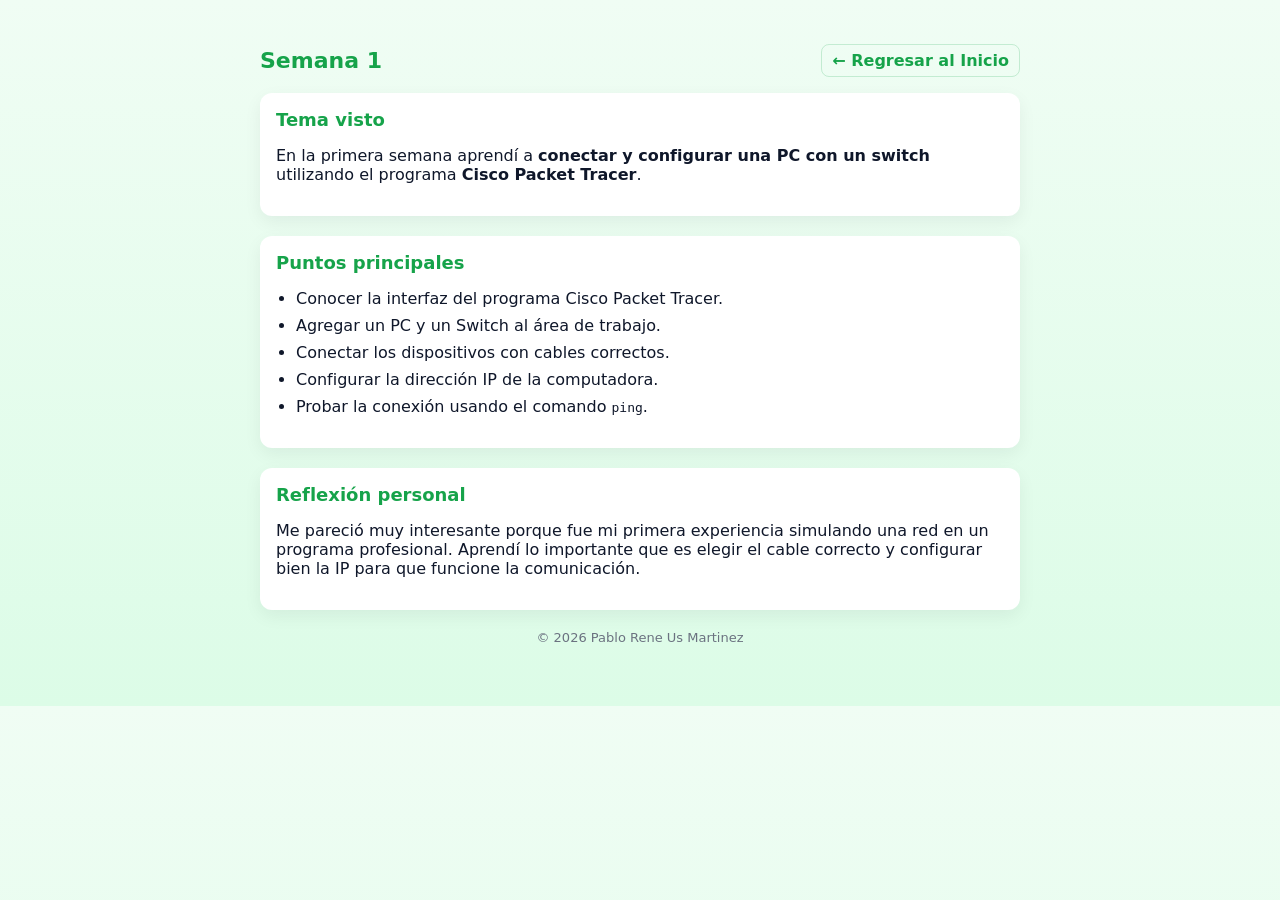
<file: semana1.html>
<!doctype html>
<html lang="es">
<head>
  <meta charset="utf-8" />
  <meta name="viewport" content="width=device-width, initial-scale=1" />
  <title>Semana 1 - Conexión de PC y Switch</title>
  <link rel="stylesheet" href="semana1.css">
</head>
<body>
  <div class="wrap">
    <header class="header">
      <h1>Semana 1</h1>
      <nav>
        <a href="index.html">← Regresar al Inicio</a>
      </nav>
    </header>

    <main>
      <section class="card">
        <h2>Tema visto</h2>
        <p>
          En la primera semana aprendí a <strong>conectar y configurar una PC con un switch</strong> 
          utilizando el programa <strong>Cisco Packet Tracer</strong>.
        </p>
      </section>

      <section class="card">
        <h2>Puntos principales</h2>
        <ul>
          <li>Conocer la interfaz del programa Cisco Packet Tracer.</li>
          <li>Agregar un PC y un Switch al área de trabajo.</li>
          <li>Conectar los dispositivos con cables correctos.</li>
          <li>Configurar la dirección IP de la computadora.</li>
          <li>Probar la conexión usando el comando <code>ping</code>.</li>
        </ul>
      </section>

      <section class="card">
        <h2>Reflexión personal</h2>
        <p>
          Me pareció muy interesante porque fue mi primera experiencia 
          simulando una red en un programa profesional. 
          Aprendí lo importante que es elegir el cable correcto y configurar bien la IP para que funcione la comunicación.
        </p>
      </section>
    </main>

    <footer>
      <p>© <span id="year"></span> Pablo Rene Us Martinez</p>
    </footer>
  </div>

  <script>
    document.getElementById('year').textContent = new Date().getFullYear();
  </script>
</body>
</html>
</file>
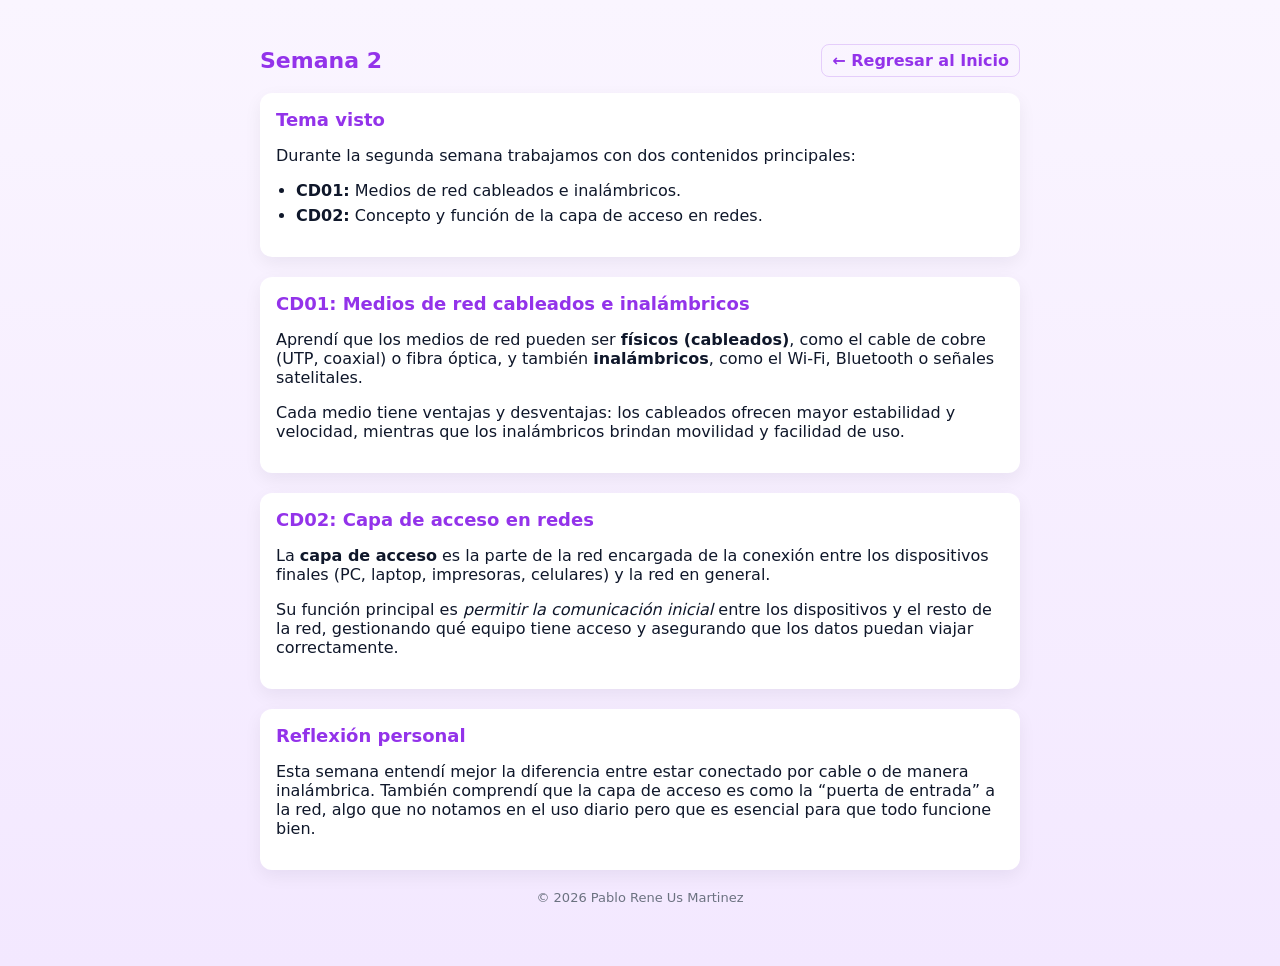
<file: semana2.html>
<!doctype html>
<html lang="es">
<head>
  <meta charset="utf-8" />
  <meta name="viewport" content="width=device-width, initial-scale=1" />
  <title>Semana 2 - Medios de Red y Capa de Acceso</title>
  <link rel="stylesheet" href="semana2.css">
</head>
<body>
  <div class="wrap">
    <header class="header">
      <h1>Semana 2</h1>
      <nav>
        <a href="index.html">← Regresar al Inicio</a>
      </nav>
    </header>

    <main>
      <section class="card">
        <h2>Tema visto</h2>
        <p>
          Durante la segunda semana trabajamos con dos contenidos principales:
        </p>
        <ul>
          <li><strong>CD01:</strong> Medios de red cableados e inalámbricos.</li>
          <li><strong>CD02:</strong> Concepto y función de la capa de acceso en redes.</li>
        </ul>
      </section>

      <section class="card">
        <h2>CD01: Medios de red cableados e inalámbricos</h2>
        <p>
          Aprendí que los medios de red pueden ser <strong>físicos (cableados)</strong>, como el cable 
          de cobre (UTP, coaxial) o fibra óptica, y también <strong>inalámbricos</strong>, como el Wi-Fi, 
          Bluetooth o señales satelitales.  
        </p>
        <p>
          Cada medio tiene ventajas y desventajas: los cableados ofrecen mayor estabilidad y velocidad, 
          mientras que los inalámbricos brindan movilidad y facilidad de uso.
        </p>
      </section>

      <section class="card">
        <h2>CD02: Capa de acceso en redes</h2>
        <p>
          La <strong>capa de acceso</strong> es la parte de la red encargada de la conexión entre los 
          dispositivos finales (PC, laptop, impresoras, celulares) y la red en general. 
        </p>
        <p>
          Su función principal es <em>permitir la comunicación inicial</em> entre los dispositivos y el resto de la red, 
          gestionando qué equipo tiene acceso y asegurando que los datos puedan viajar correctamente.
        </p>
      </section>

      <section class="card">
        <h2>Reflexión personal</h2>
        <p>
          Esta semana entendí mejor la diferencia entre estar conectado por cable o de manera inalámbrica. 
          También comprendí que la capa de acceso es como la “puerta de entrada” a la red, 
          algo que no notamos en el uso diario pero que es esencial para que todo funcione bien.
        </p>
      </section>
    </main>

    <footer>
      <p>© <span id="year"></span> Pablo Rene Us Martinez</p>
    </footer>
  </div>

  <script>
    document.getElementById('year').textContent = new Date().getFullYear();
  </script>
</body>
</html>
</file>
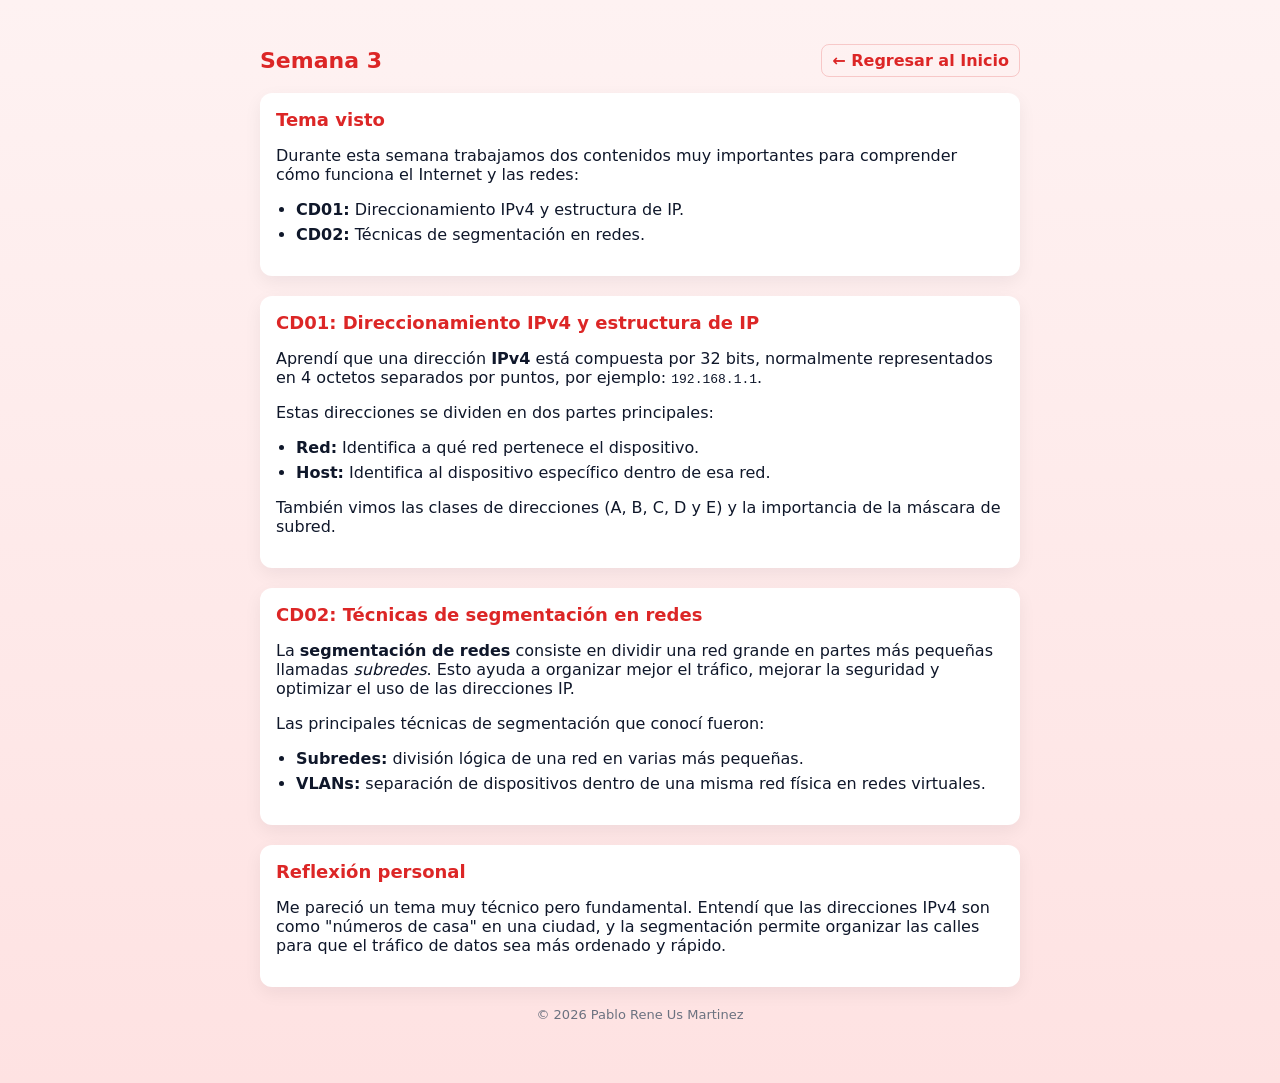
<file: semana3.html>
<!doctype html>
<html lang="es">
<head>
  <meta charset="utf-8" />
  <meta name="viewport" content="width=device-width, initial-scale=1" />
  <title>Semana 3 - Direccionamiento IPv4 y Segmentación</title>
  <link rel="stylesheet" href="semana3.css">
</head>
<body>
  <div class="wrap">
    <header class="header">
      <h1>Semana 3</h1>
      <nav>
        <a href="index.html">← Regresar al Inicio</a>
      </nav>
    </header>

    <main>
      <section class="card">
        <h2>Tema visto</h2>
        <p>
          Durante esta semana trabajamos dos contenidos muy importantes para comprender cómo funciona el Internet y las redes:
        </p>
        <ul>
          <li><strong>CD01:</strong> Direccionamiento IPv4 y estructura de IP.</li>
          <li><strong>CD02:</strong> Técnicas de segmentación en redes.</li>
        </ul>
      </section>

      <section class="card">
        <h2>CD01: Direccionamiento IPv4 y estructura de IP</h2>
        <p>
          Aprendí que una dirección <strong>IPv4</strong> está compuesta por 32 bits, 
          normalmente representados en 4 octetos separados por puntos, por ejemplo: <code>192.168.1.1</code>.
        </p>
        <p>
          Estas direcciones se dividen en dos partes principales:
        </p>
        <ul>
          <li><strong>Red:</strong> Identifica a qué red pertenece el dispositivo.</li>
          <li><strong>Host:</strong> Identifica al dispositivo específico dentro de esa red.</li>
        </ul>
        <p>
          También vimos las clases de direcciones (A, B, C, D y E) y la importancia de la máscara de subred.
        </p>
      </section>

      <section class="card">
        <h2>CD02: Técnicas de segmentación en redes</h2>
        <p>
          La <strong>segmentación de redes</strong> consiste en dividir una red grande en partes más pequeñas llamadas <em>subredes</em>. 
          Esto ayuda a organizar mejor el tráfico, mejorar la seguridad y optimizar el uso de las direcciones IP.
        </p>
        <p>
          Las principales técnicas de segmentación que conocí fueron:
        </p>
        <ul>
          <li><strong>Subredes:</strong> división lógica de una red en varias más pequeñas.</li>
          <li><strong>VLANs:</strong> separación de dispositivos dentro de una misma red física en redes virtuales.</li>
        </ul>
      </section>

      <section class="card">
        <h2>Reflexión personal</h2>
        <p>
          Me pareció un tema muy técnico pero fundamental. 
          Entendí que las direcciones IPv4 son como "números de casa" en una ciudad, 
          y la segmentación permite organizar las calles para que el tráfico de datos sea más ordenado y rápido.
        </p>
      </section>
    </main>

    <footer>
      <p>© <span id="year"></span> Pablo Rene Us Martinez</p>
    </footer>
  </div>

  <script>
    document.getElementById('year').textContent = new Date().getFullYear();
  </script>
</body>
</html>
</file>
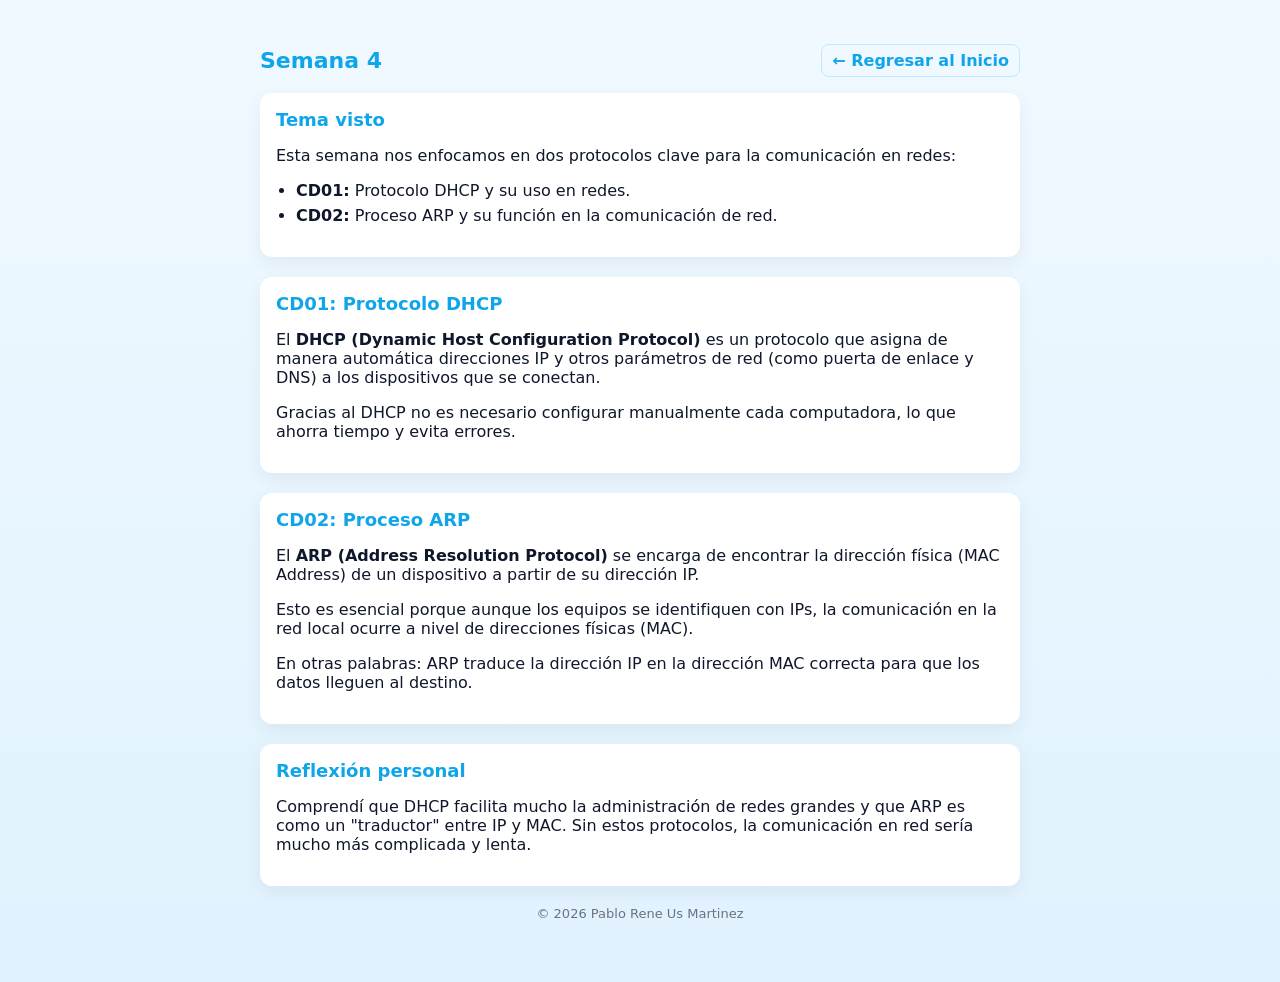
<file: semana4.html>
<!doctype html>
<html lang="es">
<head>
  <meta charset="utf-8" />
  <meta name="viewport" content="width=device-width, initial-scale=1" />
  <title>Semana 4 - DHCP y ARP</title>
  <link rel="stylesheet" href="semana4.css">
</head>
<body>
  <div class="wrap">
    <header class="header">
      <h1>Semana 4</h1>
      <nav>
        <a href="index.html">← Regresar al Inicio</a>
      </nav>
    </header>

    <main>
      <section class="card">
        <h2>Tema visto</h2>
        <p>
          Esta semana nos enfocamos en dos protocolos clave para la comunicación en redes:
        </p>
        <ul>
          <li><strong>CD01:</strong> Protocolo DHCP y su uso en redes.</li>
          <li><strong>CD02:</strong> Proceso ARP y su función en la comunicación de red.</li>
        </ul>
      </section>

      <section class="card">
        <h2>CD01: Protocolo DHCP</h2>
        <p>
          El <strong>DHCP (Dynamic Host Configuration Protocol)</strong> es un protocolo que asigna de manera automática 
          direcciones IP y otros parámetros de red (como puerta de enlace y DNS) a los dispositivos que se conectan.
        </p>
        <p>
          Gracias al DHCP no es necesario configurar manualmente cada computadora, lo que ahorra tiempo y evita errores.
        </p>
      </section>

      <section class="card">
        <h2>CD02: Proceso ARP</h2>
        <p>
          El <strong>ARP (Address Resolution Protocol)</strong> se encarga de encontrar la dirección física 
          (MAC Address) de un dispositivo a partir de su dirección IP.
        </p>
        <p>
          Esto es esencial porque aunque los equipos se identifiquen con IPs, la comunicación en la red local 
          ocurre a nivel de direcciones físicas (MAC).  
        </p>
        <p>
          En otras palabras: ARP traduce la dirección IP en la dirección MAC correcta para que los datos lleguen al destino.
        </p>
      </section>

      <section class="card">
        <h2>Reflexión personal</h2>
        <p>
          Comprendí que DHCP facilita mucho la administración de redes grandes 
          y que ARP es como un "traductor" entre IP y MAC.  
          Sin estos protocolos, la comunicación en red sería mucho más complicada y lenta.
        </p>
      </section>
    </main>

    <footer>
      <p>© <span id="year"></span> Pablo Rene Us Martinez</p>
    </footer>
  </div>

  <script>
    document.getElementById('year').textContent = new Date().getFullYear();
  </script>
</body>
</html>
</file>
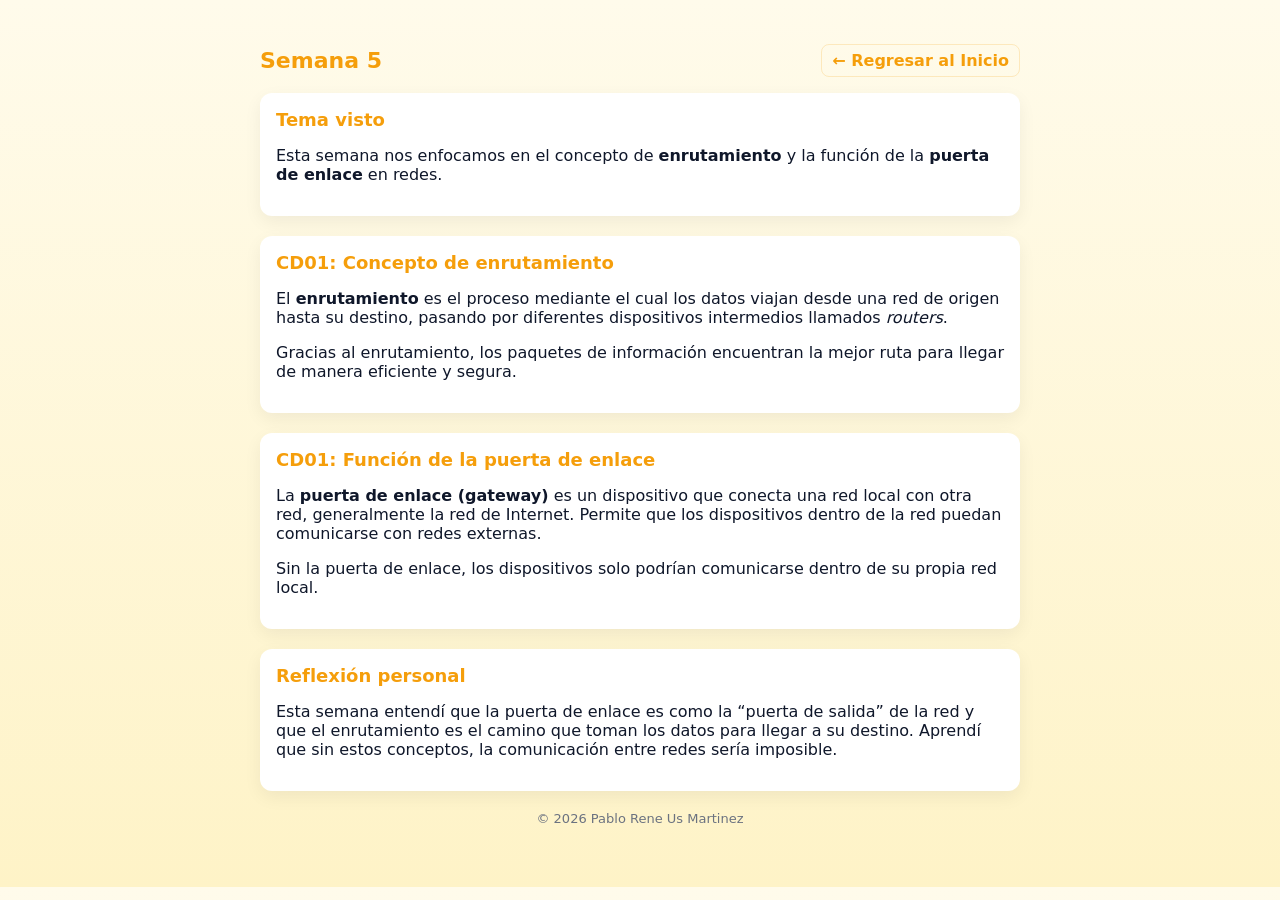
<file: semana5.html>
<!doctype html>
<html lang="es">
<head>
  <meta charset="utf-8" />
  <meta name="viewport" content="width=device-width, initial-scale=1" />
  <title>Semana 5 - Enrutamiento y Puerta de Enlace</title>
  <link rel="stylesheet" href="semana5.css">
</head>
<body>
  <div class="wrap">
    <header class="header">
      <h1>Semana 5</h1>
      <nav>
        <a href="index.html">← Regresar al Inicio</a>
      </nav>
    </header>

    <main>
      <section class="card">
        <h2>Tema visto</h2>
        <p>
          Esta semana nos enfocamos en el concepto de <strong>enrutamiento</strong> y la función de la <strong>puerta de enlace</strong> en redes.
        </p>
      </section>

      <section class="card">
        <h2>CD01: Concepto de enrutamiento</h2>
        <p>
          El <strong>enrutamiento</strong> es el proceso mediante el cual los datos viajan desde una red de origen hasta su destino, pasando por diferentes dispositivos intermedios llamados <em>routers</em>.
        </p>
        <p>
          Gracias al enrutamiento, los paquetes de información encuentran la mejor ruta para llegar de manera eficiente y segura.
        </p>
      </section>

      <section class="card">
        <h2>CD01: Función de la puerta de enlace</h2>
        <p>
          La <strong>puerta de enlace (gateway)</strong> es un dispositivo que conecta una red local con otra red, generalmente la red de Internet.  
          Permite que los dispositivos dentro de la red puedan comunicarse con redes externas.
        </p>
        <p>
          Sin la puerta de enlace, los dispositivos solo podrían comunicarse dentro de su propia red local.
        </p>
      </section>

      <section class="card">
        <h2>Reflexión personal</h2>
        <p>
          Esta semana entendí que la puerta de enlace es como la “puerta de salida” de la red y que el enrutamiento es el camino que toman los datos para llegar a su destino.  
          Aprendí que sin estos conceptos, la comunicación entre redes sería imposible.
        </p>
      </section>
    </main>

    <footer>
      <p>© <span id="year"></span> Pablo Rene Us Martinez</p>
    </footer>
  </div>

  <script>
    document.getElementById('year').textContent = new Date().getFullYear();
  </script>
</body>
</html>
</file>
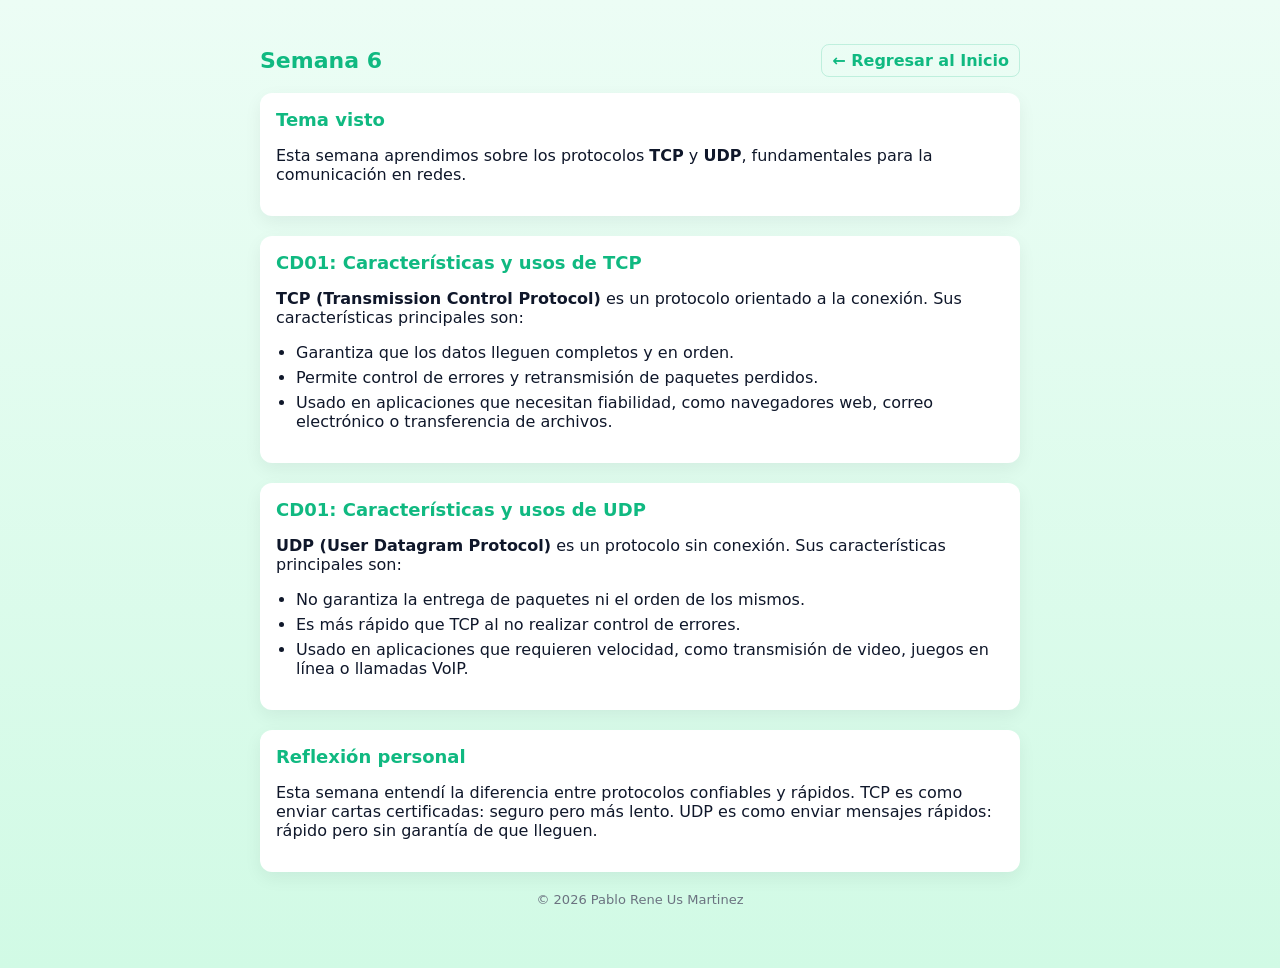
<file: semana6.html>
<!doctype html>
<html lang="es">
<head>
  <meta charset="utf-8" />
  <meta name="viewport" content="width=device-width, initial-scale=1" />
  <title>Semana 6 - TCP y UDP</title>
  <link rel="stylesheet" href="semana6.css">
</head>
<body>
  <div class="wrap">
    <header class="header">
      <h1>Semana 6</h1>
      <nav>
        <a href="index.html">← Regresar al Inicio</a>
      </nav>
    </header>

    <main>
      <section class="card">
        <h2>Tema visto</h2>
        <p>
          Esta semana aprendimos sobre los protocolos <strong>TCP</strong> y <strong>UDP</strong>, fundamentales para la comunicación en redes.
        </p>
      </section>

      <section class="card">
        <h2>CD01: Características y usos de TCP</h2>
        <p>
          <strong>TCP (Transmission Control Protocol)</strong> es un protocolo orientado a la conexión.  
          Sus características principales son:
        </p>
        <ul>
          <li>Garantiza que los datos lleguen completos y en orden.</li>
          <li>Permite control de errores y retransmisión de paquetes perdidos.</li>
          <li>Usado en aplicaciones que necesitan fiabilidad, como navegadores web, correo electrónico o transferencia de archivos.</li>
        </ul>
      </section>

      <section class="card">
        <h2>CD01: Características y usos de UDP</h2>
        <p>
          <strong>UDP (User Datagram Protocol)</strong> es un protocolo sin conexión.  
          Sus características principales son:
        </p>
        <ul>
          <li>No garantiza la entrega de paquetes ni el orden de los mismos.</li>
          <li>Es más rápido que TCP al no realizar control de errores.</li>
          <li>Usado en aplicaciones que requieren velocidad, como transmisión de video, juegos en línea o llamadas VoIP.</li>
        </ul>
      </section>

      <section class="card">
        <h2>Reflexión personal</h2>
        <p>
          Esta semana entendí la diferencia entre protocolos confiables y rápidos.  
          TCP es como enviar cartas certificadas: seguro pero más lento.  
          UDP es como enviar mensajes rápidos: rápido pero sin garantía de que lleguen.
        </p>
      </section>
    </main>

    <footer>
      <p>© <span id="year"></span> Pablo Rene Us Martinez</p>
    </footer>
  </div>

  <script>
    document.getElementById('year').textContent = new Date().getFullYear();
  </script>
</body>
</html>
</file>
<file: semana1.css>
:root {
  --bg: #f6f8fb;
  --card: #ffffff;
  --accent: #16a34a; /* verde para diferenciar esta página */
  --muted: #6b7280;
  --text: #0f172a;
}

* { box-sizing: border-box; }

body {
  margin: 0;
  font-family: Inter, system-ui, sans-serif;
  background: linear-gradient(180deg,#f0fdf4 0%, #dcfce7 100%);
  color: var(--text);
}

.wrap {
  max-width: 800px;
  margin: 28px auto;
  padding: 20px;
}

/* Encabezado */
.header {
  display: flex;
  justify-content: space-between;
  align-items: center;
  margin-bottom: 20px;
}

.header h1 {
  font-size: 22px;
  margin: 0;
  color: var(--accent);
}

.header nav a {
  text-decoration: none;
  color: var(--accent);
  font-weight: 600;
  border: 1px solid rgba(22,163,74,0.2);
  padding: 6px 10px;
  border-radius: 8px;
}

.header nav a:hover {
  background: rgba(22,163,74,0.1);
}

/* Contenido */
.card {
  background: var(--card);
  border-radius: 12px;
  padding: 16px;
  box-shadow: 0 6px 18px rgba(15,23,42,0.06);
  margin-bottom: 20px;
}

.card h2 {
  margin-top: 0;
  font-size: 18px;
  color: var(--accent);
}

.card ul {
  padding-left: 20px;
}

.card li {
  margin-bottom: 8px;
}

/* Footer */
footer {
  text-align: center;
  color: var(--muted);
  font-size: 13px;
  margin-top: 20px;
}
</file>
<file: semana2.css>
:root {
  --bg: #f6f8fb;
  --card: #ffffff;
  --accent: #9333ea; /* morado para diferenciar esta página */
  --muted: #6b7280;
  --text: #0f172a;
}

* { box-sizing: border-box; }

body {
  margin: 0;
  font-family: Inter, system-ui, sans-serif;
  background: linear-gradient(180deg,#faf5ff 0%, #f3e8ff 100%);
  color: var(--text);
}

.wrap {
  max-width: 800px;
  margin: 28px auto;
  padding: 20px;
}

/* Encabezado */
.header {
  display: flex;
  justify-content: space-between;
  align-items: center;
  margin-bottom: 20px;
}

.header h1 {
  font-size: 22px;
  margin: 0;
  color: var(--accent);
}

.header nav a {
  text-decoration: none;
  color: var(--accent);
  font-weight: 600;
  border: 1px solid rgba(147,51,234,0.2);
  padding: 6px 10px;
  border-radius: 8px;
}

.header nav a:hover {
  background: rgba(147,51,234,0.1);
}

/* Contenido */
.card {
  background: var(--card);
  border-radius: 12px;
  padding: 16px;
  box-shadow: 0 6px 18px rgba(15,23,42,0.06);
  margin-bottom: 20px;
}

.card h2 {
  margin-top: 0;
  font-size: 18px;
  color: var(--accent);
}

.card ul {
  list-style: disc;
  padding-left: 20px;
}

.card li {
  margin-bottom: 6px;
}

/* Footer */
footer {
  text-align: center;
  color: var(--muted);
  font-size: 13px;
  margin-top: 20px;
}
</file>
<file: semana3.css>
:root {
  --bg: #f6f8fb;
  --card: #ffffff;
  --accent: #dc2626; /* rojo para esta semana */
  --muted: #6b7280;
  --text: #0f172a;
}

* { box-sizing: border-box; }

body {
  margin: 0;
  font-family: Inter, system-ui, sans-serif;
  background: linear-gradient(180deg,#fef2f2 0%, #fee2e2 100%);
  color: var(--text);
}

.wrap {
  max-width: 800px;
  margin: 28px auto;
  padding: 20px;
}

/* Encabezado */
.header {
  display: flex;
  justify-content: space-between;
  align-items: center;
  margin-bottom: 20px;
}

.header h1 {
  font-size: 22px;
  margin: 0;
  color: var(--accent);
}

.header nav a {
  text-decoration: none;
  color: var(--accent);
  font-weight: 600;
  border: 1px solid rgba(220,38,38,0.2);
  padding: 6px 10px;
  border-radius: 8px;
}

.header nav a:hover {
  background: rgba(220,38,38,0.1);
}

/* Contenido */
.card {
  background: var(--card);
  border-radius: 12px;
  padding: 16px;
  box-shadow: 0 6px 18px rgba(15,23,42,0.06);
  margin-bottom: 20px;
}

.card h2 {
  margin-top: 0;
  font-size: 18px;
  color: var(--accent);
}

.card ul {
  list-style: disc;
  padding-left: 20px;
}

.card li {
  margin-bottom: 6px;
}

/* Footer */
footer {
  text-align: center;
  color: var(--muted);
  font-size: 13px;
  margin-top: 20px;
}
</file>
<file: semana4.css>
:root {
  --bg: #f6f8fb;
  --card: #ffffff;
  --accent: #0ea5e9; /* celeste para esta semana */
  --muted: #6b7280;
  --text: #0f172a;
}

* { box-sizing: border-box; }

body {
  margin: 0;
  font-family: Inter, system-ui, sans-serif;
  background: linear-gradient(180deg,#f0f9ff 0%, #e0f2fe 100%);
  color: var(--text);
}

.wrap {
  max-width: 800px;
  margin: 28px auto;
  padding: 20px;
}

/* Encabezado */
.header {
  display: flex;
  justify-content: space-between;
  align-items: center;
  margin-bottom: 20px;
}

.header h1 {
  font-size: 22px;
  margin: 0;
  color: var(--accent);
}

.header nav a {
  text-decoration: none;
  color: var(--accent);
  font-weight: 600;
  border: 1px solid rgba(14,165,233,0.2);
  padding: 6px 10px;
  border-radius: 8px;
}

.header nav a:hover {
  background: rgba(14,165,233,0.1);
}

/* Contenido */
.card {
  background: var(--card);
  border-radius: 12px;
  padding: 16px;
  box-shadow: 0 6px 18px rgba(15,23,42,0.06);
  margin-bottom: 20px;
}

.card h2 {
  margin-top: 0;
  font-size: 18px;
  color: var(--accent);
}

.card ul {
  list-style: disc;
  padding-left: 20px;
}

.card li {
  margin-bottom: 6px;
}

/* Footer */
footer {
  text-align: center;
  color: var(--muted);
  font-size: 13px;
  margin-top: 20px;
}
</file>
<file: semana5.css>
:root {
  --bg: #f6f8fb;
  --card: #ffffff;
  --accent: #f59e0b; /* naranja para esta semana */
  --muted: #6b7280;
  --text: #0f172a;
}

* { box-sizing: border-box; }

body {
  margin: 0;
  font-family: Inter, system-ui, sans-serif;
  background: linear-gradient(180deg,#fffbeb 0%, #fef3c7 100%);
  color: var(--text);
}

.wrap {
  max-width: 800px;
  margin: 28px auto;
  padding: 20px;
}

/* Encabezado */
.header {
  display: flex;
  justify-content: space-between;
  align-items: center;
  margin-bottom: 20px;
}

.header h1 {
  font-size: 22px;
  margin: 0;
  color: var(--accent);
}

.header nav a {
  text-decoration: none;
  color: var(--accent);
  font-weight: 600;
  border: 1px solid rgba(245,158,11,0.2);
  padding: 6px 10px;
  border-radius: 8px;
}

.header nav a:hover {
  background: rgba(245,158,11,0.1);
}

/* Contenido */
.card {
  background: var(--card);
  border-radius: 12px;
  padding: 16px;
  box-shadow: 0 6px 18px rgba(15,23,42,0.06);
  margin-bottom: 20px;
}

.card h2 {
  margin-top: 0;
  font-size: 18px;
  color: var(--accent);
}

.card ul {
  list-style: disc;
  padding-left: 20px;
}

.card li {
  margin-bottom: 6px;
}

/* Footer */
footer {
  text-align: center;
  color: var(--muted);
  font-size: 13px;
  margin-top: 20px;
}
</file>
<file: semana6.css>
:root {
  --bg: #f6f8fb;
  --card: #ffffff;
  --accent: #10b981; /* verde azulado para esta semana */
  --muted: #6b7280;
  --text: #0f172a;
}

* { box-sizing: border-box; }

body {
  margin: 0;
  font-family: Inter, system-ui, sans-serif;
  background: linear-gradient(180deg,#ecfdf5 0%, #d1fae5 100%);
  color: var(--text);
}

.wrap {
  max-width: 800px;
  margin: 28px auto;
  padding: 20px;
}

/* Encabezado */
.header {
  display: flex;
  justify-content: space-between;
  align-items: center;
  margin-bottom: 20px;
}

.header h1 {
  font-size: 22px;
  margin: 0;
  color: var(--accent);
}

.header nav a {
  text-decoration: none;
  color: var(--accent);
  font-weight: 600;
  border: 1px solid rgba(16,185,129,0.2);
  padding: 6px 10px;
  border-radius: 8px;
}

.header nav a:hover {
  background: rgba(16,185,129,0.1);
}

/* Contenido */
.card {
  background: var(--card);
  border-radius: 12px;
  padding: 16px;
  box-shadow: 0 6px 18px rgba(15,23,42,0.06);
  margin-bottom: 20px;
}

.card h2 {
  margin-top: 0;
  font-size: 18px;
  color: var(--accent);
}

.card ul {
  list-style: disc;
  padding-left: 20px;
}

.card li {
  margin-bottom: 6px;
}

/* Footer */
footer {
  text-align: center;
  color: var(--muted);
  font-size: 13px;
  margin-top: 20px;
}
</file>
